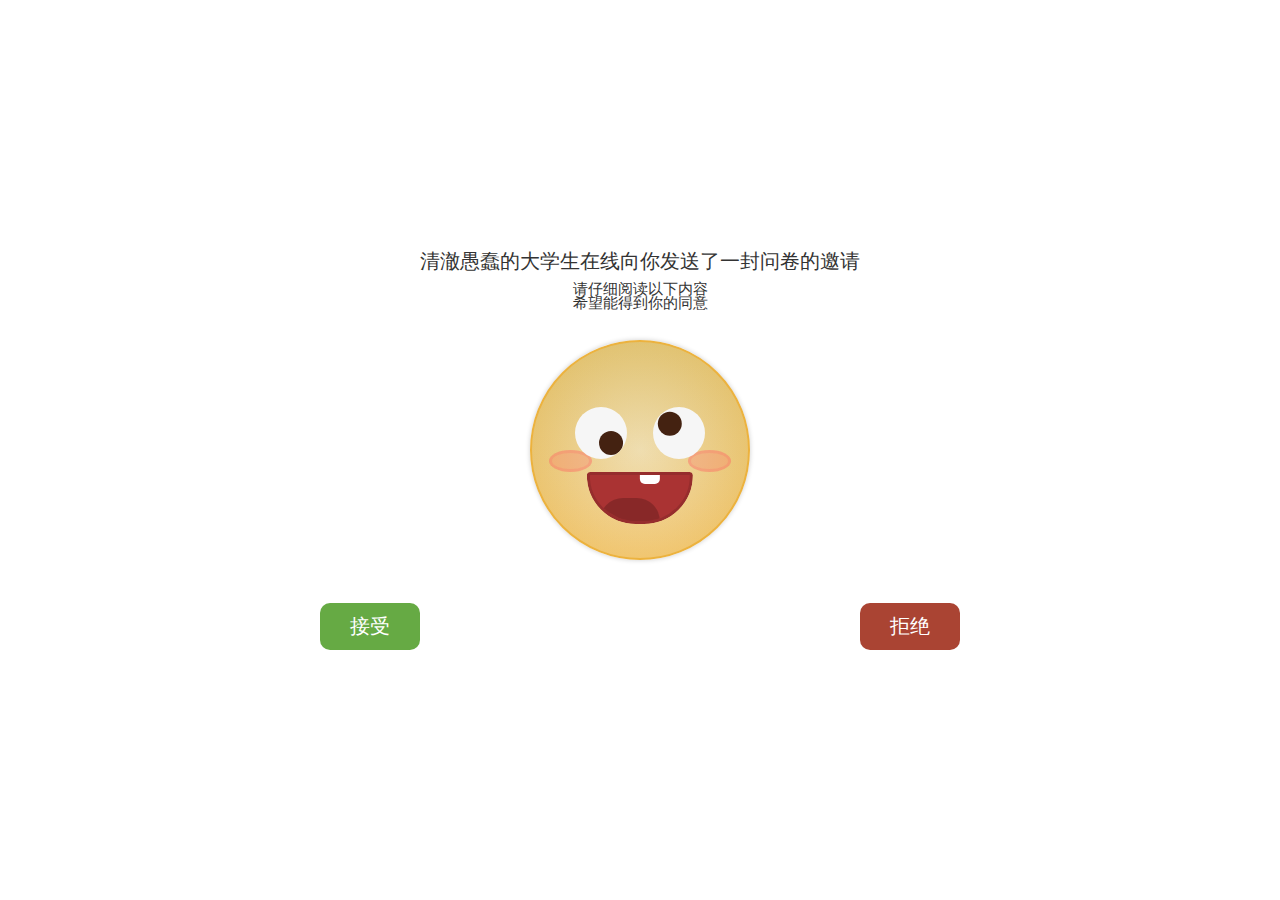
<file: index.html>
<!DOCTYPE html>
<html lang="en">
<head>
    <meta charset="UTF-8">
    <meta name="viewport" content="width=device-width, initial-scale=1.0">
    <meta http-equiv="X-UA-Compatible" content="ie=edge">
    <title>社会科学调查实验入口</title>
    <style>
        * {
            box-sizing: border-box;
            font: inherit;
        }

        html {
            color: #333;
            font-size: 62.5%;
        }

        @media screen and (max-width: 480px) {
            html {
                font-size: 50%;
            }
        }

        body {
            font-size: 2rem;
            padding: 0;
            margin: 0;
            width: 100vw;
            height: 100vh;
            font-family: 'Rubik', sans-serif;
        }

        .confirm,
        .accepted,
        .rejected {
            position: absolute;
            display: flex;
            flex-direction: column;
            overflow: hidden;
            top: 50%;
            left: 50%;
            transform: translate(-50%, -50%);
            width: 72rem;
            max-width: 100%;
            min-width: 34rem;
            max-height: 100%;
            height: 46rem;
            background-color: #ffffff;
            border-radius: 1rem;
        }

        .confirm-body,
        .accepted-body,
        .rejected-body {
            flex: 1;
            display: flex;
            align-items: flex-end;
            justify-content: space-between;
            position: relative;
            margin: 2rem 4rem;
        }

        .confirm-body-title,
        .accepted-body-title,
        .rejected-body-title {
            margin: 0;
            padding: 0;
            position: absolute;
            transform: translateY(-50%);
            top: 5%;
            text-align: center;
            width: 100%;
        }

        .confirm-body-subtitle,
        .accepted-body-subtitle,
        .rejected-body-subtitle {
            margin: 0;
            padding: 0;
            position: absolute;
            transform: translateY(-50%);
            top: 15%;
            text-align: center;
            width: 100%;
            font-size: 1.5rem;
        }

        .confirm-body-button,
        .confirm-body-button:link,
        .confirm-body-button:visited,
        .accepted-body-button,
        .rejected-body-button {
            color: #fff;
            border-radius: 1rem;
            text-decoration: none;
            padding: 1rem 2rem;
            margin-bottom: 1rem;
            min-width: 10rem;
            text-align: center;
            transition: background-color 0.3s, transform 0.3s;
        }

        .confirm-body-button-delete {
            background-color: #a43;
        }

        .confirm-body-button-delete:hover {
            background-color: #c85a48;
        }

        .confirm-body-button-cancel {
            background-color: #6a4;
        }

        .confirm-body-button-cancel:hover {
            background-color: #81c061;
        }

        .accepted-body-button,
        .rejected-body-button {
            background-color: #6a4;
        }

        .accepted-body-button:hover,
        .rejected-body-button:hover {
            background-color: #81c061;
        }

        .boi {
            --happiness: 0.9;
            --derp: 1;
            --px: 0.5;
            --py: 0.5;
            width: 22rem;
            max-width: 100%;
            height: 22rem;
            top: 50%;
            left: 50%;
            transform: translate(-50%, -50%);
            background-image: radial-gradient(#f7e0b2, #eb5);
            border-radius: 100%;
            overflow: hidden;
            margin: 0;
            align-self: center;
            flex: 0 0 auto;
            border: solid 2px #ecb23e;
            box-shadow: 0px 0px 5px rgba(0, 0, 0, 0.2);
        }

        .boi,
        .boi * {
            position: absolute;
        }

        .boi::before {
            content: '';
            display: block;
            width: 100%;
            height: 100%;
            top: 0;
            left: 0;
            background-image: linear-gradient(to bottom, #5a8, rgba(85, 170, 136, 0));
            opacity: calc(1 - var(--happiness));
        }

        .boi-blush {
            width: 20%;
            height: 10%;
            background-color: rgba(255, 100, 100, 0.3);
            border: 3px solid rgba(255, 100, 100, 0.3);
            top: calc(45% + var(--py) * 10%);
            border-radius: 100%;
            opacity: calc(var(--happiness) * var(--happiness) * 0.9 + 0.1);
        }

        .boi-blush-left {
            left: calc(7% + var(--px) * 2%);
        }

        .boi-blush-right {
            right: calc(9% - var(--px) * 2%);
        }

        .boi-eye {
            width: calc(26% - var(--happiness) * 2%);
            height: calc(26% - var(--happiness) * 2%);
            background-color: #f6f6f6;
            border-radius: 100%;
            top: calc(25% + var(--py) * 10%);
            overflow: hidden;
        }

        .boi-eye-left {
            left: calc(18% + var(--px) * 4%);
        }

        .boi-eye-left::after {
            transform: translate(calc((var(--px) + var(--derp) * 0.5) * 100%), calc((var(--py) + var(--derp) * 0.5) * 100%));
        }

        .boi-eye-right {
            right: calc(22% - var(--px) * 4%);
        }

        .boi-eye-right::after {
            transform: translate(calc((var(--px) + var(--derp) * -0.3) * 100%), calc((var(--py) + var(--derp) * -0.3) * 100%));
        }

        .boi-eye::after {
            content: '';
            display: block;
            background-color: #421;
            width: calc(55% - var(--happiness) * 10%);
            height: calc(55% - var(--happiness) * 10%);
            border-radius: 100%;
        }

        .boi-mouth {
            width: calc(51% - var(--happiness) * 2%);
            height: calc(26% - var(--happiness) * 2%);
            background-color: #a33;
            border-radius: calc((1 - var(--happiness)) * 10em) calc((1 - var(--happiness)) * 10em) calc(var(--happiness) * 16em) calc(var(--happiness) * 16em);
            top: calc(57.5% + var(--py) * 5%);
            left: calc(47.5% + var(--px) * 5%);
            transform: translateX(-50%);
            overflow: hidden;
            border: 3px solid #962d2d;
            -webkit-mask-image: -webkit-radial-gradient(white, black);
        }

        .boi-mouth::before {
            content: '';
            display: block;
            position: absolute;
            width: 20%;
            height: 20%;
            top: 0;
            left: 50%;
            background-color: white;
            border-radius: 0 0 0.5rem 0.5rem;
        }

        .boi-mouth::after {
            content: '';
            display: block;
            position: absolute;
            width: 60%;
            height: 50%;
            left: 10%;
            bottom: 0;
            background-color: rgba(0, 0, 0, 0.2);
            border-radius: 20rem 20rem 0 0;
        }

        .hidden {
            display: none;
        }
    </style>
</head>
<body>
    <div class="confirm">
        <h2 class="confirm-body-subtitle">请仔细阅读以下内容</h2>
        <div class="confirm-body">
            <h2 class="confirm-body-title">清澈愚蠢的大学生在线向你发送了一封问卷的邀请</h2>
            <h3 class="confirm-body-subtitle">希望能得到你的同意</h3>
            <figure class="boi" style="--happiness:0.9; --derp:1; --px:0.5; --py:0.5;">
                <div class="boi-blush boi-blush-left"></div>
                <div class="boi-blush boi-blush-right"></div>
                <div class="boi-eye boi-eye-left"></div>
                <div class="boi-eye boi-eye-right"></div>
                <div class="boi-mouth"></div>
            </figure>
            <a class="confirm-body-button confirm-body-button-cancel" href="javascript:void(0)">接受</a>
            <a class="confirm-body-button confirm-body-button-delete" href="javascript:void(0)">拒绝</a>
        </div>
    </div>

    <section class="accepted hidden">
        <div class="accepted-body">
            <h2 class="accepted-body-title">谢谢你！</h2>
            <h3 class="accepted-body-subtitle">祝你生活愉快</h3>
            <figure class="boi" style="--happiness:1; --derp:0; --px:0.5; --py:0.5;">
                <div class="boi-blush boi-blush-left"></div>
                <div class="boi-blush boi-blush-right"></div>
                <div class="boi-eye boi-eye-left"></div>
                <div class="boi-eye boi-eye-right"></div>
                <div class="boi-mouth"></div>
            </figure>
            <a class="accepted-body-button" href="javascript:void(0)">返回</a>
        </div>
    </section>

    <section class="rejected hidden">
        <div class="rejected-body">
            <h2 class="rejected-body-title">小树有点难过...</h2>
            <h3 class="rejected-body-subtitle">但小树尊重你的决定，祝你王者连跪！</h3>
            <figure class="boi" style="--happiness:0.2; --derp:0; --px:0.5; --py:0.5;">
                <div class="boi-blush boi-blush-left"></div>
                <div class="boi-blush boi-blush-right"></div>
                <div class="boi-eye boi-eye-left"></div>
                <div class="boi-eye boi-eye-right"></div>
                <div class="boi-mouth"></div>
            </figure>
            <a class="rejected-body-button" href="javascript:void(0)">返回</a>
        </div>
    </section>

    <script>
        const confirmSection = document.querySelector('.confirm');
        const acceptedSection = document.querySelector('.accepted');
        const rejectedSection = document.querySelector('.rejected');
        const boi = document.querySelector('.boi');
        const btnDelete = document.querySelector('.confirm-body-button-delete');
        const btnCancel = document.querySelector('.confirm-body-button-cancel');
        const current = {
            happiness: 0.9,
            derp: 1,
            px: 0.5,
            py: 0.5
        };
        const target = { ...current };
        let rejectCount = 0;

        // 事件监听
        confirmSection.addEventListener('mousemove', onMouseMove);
        confirmSection.addEventListener('mouseleave', onMouseLeave);

        btnCancel.addEventListener('click', () => {
            // confirmSection.classList.add('hidden');
            // acceptedSection.classList.remove('hidden');
            // target.happiness = 1; // 开心到起飞
            // updateBoi();
            window.location.href = 'questionnaire.html';
        });

        btnDelete.addEventListener('click', () => {
            rejectCount++;
            if (rejectCount === 1) {
                // 第一次拒绝时弹出求情
                if (confirm('求求你啦，真的不考虑一下吗？')) {
                    window.close();
                }
            }
            if (rejectCount >= 5) {
                btnDelete.style.position = 'absolute';
                btnDelete.style.left = `${Math.random() * 80}%`;
                btnDelete.style.top = `${Math.random() * 80}%`;
            }
            target.happiness = Math.max(0.1, target.happiness - 0.1); // 每次点击拒绝，表情更委屈
            btnCancel.style.transform = `scale(${1 + rejectCount * 0.1})`; // 接受按钮变大
            updateBoi();
        });

        acceptedSection.querySelector('a').addEventListener('click', () => {
            acceptedSection.classList.add('hidden');
            confirmSection.classList.remove('hidden');
            resetBoi();
        });

        rejectedSection.querySelector('a').addEventListener('click', () => {
            rejectedSection.classList.add('hidden');
            confirmSection.classList.remove('hidden');
            resetBoi();
        });

        function onMouseMove({ clientX: x, clientY: y }) {
            let dx1 = x - btnDelete.getBoundingClientRect().x - btnDelete.getBoundingClientRect().width * 0.5;
            let dy1 = y - btnDelete.getBoundingClientRect().y - btnDelete.getBoundingClientRect().height * 0.5;
            let dx2 = x - btnCancel.getBoundingClientRect().x - btnCancel.getBoundingClientRect().width * 0.5;
            let dy2 = y - btnCancel.getBoundingClientRect().y - btnCancel.getBoundingClientRect().height * 0.5;
            let px = (x - confirmSection.getBoundingClientRect().x) / confirmSection.getBoundingClientRect().width;
            let py = (y - confirmSection.getBoundingClientRect().y) / confirmSection.getBoundingClientRect().height;
            let distDelete = Math.sqrt(dx1 * dx1 + dy1 * dy1);
            let distCancel = Math.sqrt(dx2 * dx2 + dy2 * dy2);
            let happiness = Math.pow(distDelete / (distCancel + distDelete), 0.75);

            target.happiness = happiness;
            target.derp = 0;
            target.px = px;
            target.py = py;
        }

        function onMouseLeave() {
            target.happiness = 0.9;
            target.derp = 1;
            target.px = 0.5;
            target.py = 0.5;
        }

        function updateBoi() {
            for (let prop in target) {
                if (target[prop] === current[prop]) {
                    continue;
                } else if (Math.abs(target[prop] - current[prop]) < 0.01) {
                    current[prop] = target[prop];
                } else {
                    current[prop] += (target[prop] - current[prop]) * 0.1;
                }
                boi.style.setProperty(`--${prop}`, current[prop]);
            }
            requestAnimationFrame(updateBoi);
        }

        function resetBoi() {
            target.happiness = 0.9;
            target.derp = 1;
            target.px = 0.5;
            target.py = 0.5;
            rejectCount = 0;
            btnCancel.style.transform = 'scale(1)';
            btnDelete.style.position = 'static';
        }

        updateBoi();
    </script>

    
</body>
</html>
</file>
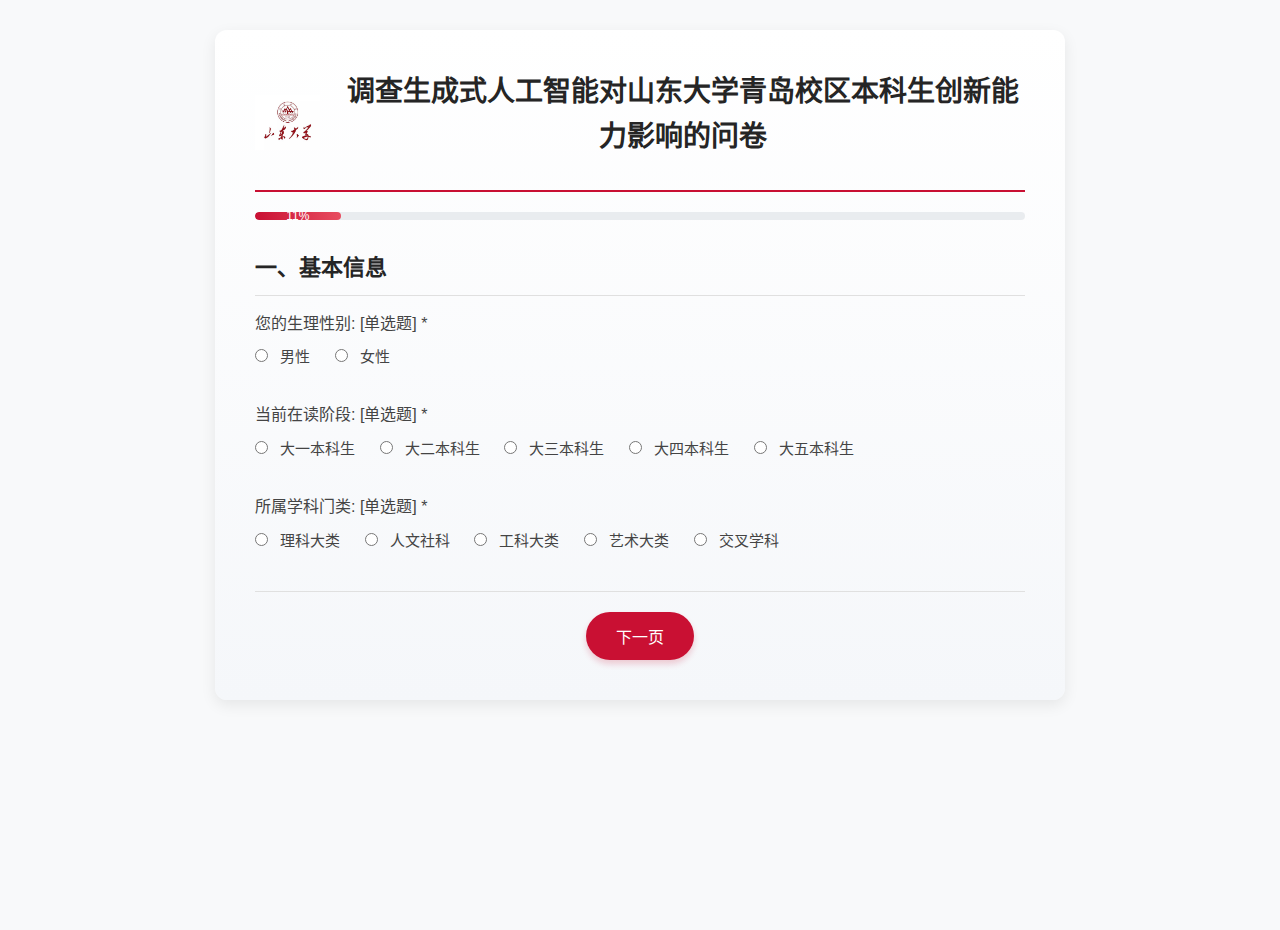
<file: questionnaire.html>
<!DOCTYPE html>
<html lang="zh-CN">
<head>
    <meta charset="UTF-8">
    <meta name="viewport" content="width=device-width, initial-scale=1.0">
    <title>问卷调查 - 山东大学</title>
    <link rel="stylesheet" href="styles.css">
    <style>
        /* 基础样式 */
        body {
            font-family: 'Microsoft YaHei', Arial, sans-serif;
            background-color: #f8f9fa;
            color: #333;
            line-height: 1.6;
            margin: 0;
            padding: 0;
        }
        .container {
            max-width: 850px;
            margin: 30px auto;
            background: linear-gradient(to bottom, #fff, #f5f7fa);
            padding: 40px;
            border-radius: 12px;
            box-shadow: 0 5px 15px rgba(0,0,0,0.08);
        }
        
        /* 头部校徽与标题 */
        .header-container {
            display: flex;
            align-items: center;
            justify-content: center;
            margin-bottom: 20px;
            padding-bottom: 15px;
            border-bottom: 2px solid #C91033;
        }
        .logo-container {
            margin-right: 20px;
            width: 80px;
            height: 80px;
            display: flex;
            align-items: center;
            justify-content: center;
        }
        .university-logo {
            max-width: 100%;
            max-height: 100%;
        }
        h1 {
            color: #252525;
            font-size: 28px;
            font-weight: 600;
            margin-bottom: 15px;
        }
        h2 {
            color: #252525;
            font-size: 22px;
            font-weight: 600;
            padding-bottom: 10px;
            border-bottom: 1px solid #e0e0e0;
            margin-top: 30px;
        }
        
        /* 进度条样式 */
        .progress-container {
            width: 100%;
            height: 8px;
            background-color: #e9ecef;
            border-radius: 4px;
            margin-bottom: 30px;
            overflow: hidden;
        }
        .progress-bar {
            height: 100%;
            background: linear-gradient(90deg, #C91033, #E84D60);
            text-align: center;
            color: white;
            line-height: 8px;
            border-radius: 4px;
            transition: width 0.5s ease-in-out;
            font-size: 12px;
        }
        
        /* 问卷 sections 样式 */
        .question-section {
            display: none;
        }
        .question-section.active {
            display: block;
        }
        
        /* 表单组样式 */
        .form-group {
            margin-bottom: 25px;
        }
        .form-group label {
            display: block;
            margin-bottom: 8px;
            font-weight: 500;
            color: #444;
            font-size: 16px;
        }
        .form-group input[type="text"],
        .form-group input[type="number"],
        .form-group input[type="email"],
        .form-group select,
        .form-group textarea {
            width: calc(100% - 20px);
            padding: 12px 15px;
            border: 1px solid #ddd;
            border-radius: 6px;
            box-sizing: border-box;
            font-size: 15px;
            transition: border-color 0.3s, box-shadow 0.3s;
        }
        .form-group input[type="text"]:focus,
        .form-group input[type="number"]:focus,
        .form-group input[type="email"]:focus,
        .form-group select:focus,
        .form-group textarea:focus {
            border-color: #C91033;
            box-shadow: 0 0 0 2px rgba(201, 16, 51, 0.2);
        }
        .form-group input[type="radio"],
        .form-group input[type="checkbox"] {
            margin-right: 8px;
        }
        .form-group .radio-group label,
        .form-group .checkbox-group label {
            display: inline-block;
            margin-right: 20px;
            font-weight: normal;
            font-size: 15px;
        }
        
        /* 按钮组样式 */
        .button-group {
            text-align: center;
            margin-top: 30px;
            padding-top: 20px;
            border-top: 1px solid #e0e0e0;
        }
        .button-group button {
            background-color: #C91033;
            color: white;
            padding: 12px 30px;
            border: none;
            border-radius: 30px;
            cursor: pointer;
            font-size: 16px;
            margin: 0 10px;
            font-weight: 500;
            transition: all 0.3s ease;
            box-shadow: 0 4px 6px rgba(201, 16, 51, 0.2);
        }
        .button-group button:hover {
            background-color: #E84D60;
            transform: translateY(-2px);
            box-shadow: 0 6px 10px rgba(201, 16, 51, 0.3);
        }
        .button-group button:disabled {
            background-color: #ddd;
            color: #999;
            cursor: not-allowed;
            box-shadow: none;
            transform: none;
        }
        
        /* 错误提示样式 */
        .error-message {
            color: #E84D60;
            font-size: 14px;
            margin-top: 8px;
            display: none;
        }
        
        /* 响应式设计 */
        @media (max-width: 768px) {
            .container {
                padding: 25px;
                margin: 15px;
            }
            .header-container {
                flex-direction: column;
            }
            .logo-container {
                margin-right: 0;
                margin-bottom: 15px;
            }
            h1 {
                font-size: 24px;
            }
            .form-group .radio-group label,
            .form-group .checkbox-group label {
                display: block;
                margin-bottom: 8px;
            }
        }
    </style>
</head>
<body>
    <div class="container">
        <div class="header-container">
            <div class="logo-container">
                <img src="微信图片_20250602163834.jpg" alt="山东大学校徽" class="university-logo">
            </div>
            <h1>调查生成式人工智能对山东大学青岛校区本科生创新能力影响的问卷</h1>
        </div>
        <div class="progress-container">
            <div class="progress-bar" id="progressBar">0%</div>
        </div>
        <form id="questionnaireForm">
            <!-- Section 1: 基本信息 -->
            <div class="question-section active" id="section1">
                <h2>一、基本信息</h2>
                <div class="form-group">
                    <label>您的生理性别: [单选题] *</label>
                    <div class="radio-group">
                        <label><input type="radio" name="gender" value="男性" required> 男性</label>
                        <label><input type="radio" name="gender" value="女性"> 女性</label>
                    </div>
                    <div class="error-message" id="genderError">请选择您的生理性别。</div>
                </div>
                <div class="form-group">
                    <label>当前在读阶段: [单选题] *</label>
                    <div class="radio-group">
                        <label><input type="radio" name="study_stage" value="大一本科生" required> 大一本科生</label>
                        <label><input type="radio" name="study_stage" value="大二本科生"> 大二本科生</label>
                        <label><input type="radio" name="study_stage" value="大三本科生"> 大三本科生</label>
                        <label><input type="radio" name="study_stage" value="大四本科生"> 大四本科生</label>
                        <label><input type="radio" name="study_stage" value="大五本科生"> 大五本科生</label>
                    </div>
                    <div class="error-message" id="studyStageError">请选择您的当前在读阶段。</div>
                </div>
                <div class="form-group">
                    <label>所属学科门类: [单选题] *</label>
                    <div class="radio-group">
                        <label><input type="radio" name="subject_category" value="理科大类" required> 理科大类</label>
                        <label><input type="radio" name="subject_category" value="人文社科"> 人文社科</label>
                        <label><input type="radio" name="subject_category" value="工科大类"> 工科大类</label>
                        <label><input type="radio" name="subject_category" value="艺术大类"> 艺术大类</label>
                        <label><input type="radio" name="subject_category" value="交叉学科"> 交叉学科</label>
                    </div>
                    <div class="error-message" id="subjectCategoryError">请选择您的所属学科门类。</div>
                </div>
                <div class="button-group">
                    <button type="button" id="next1">下一页</button>
                </div>
            </div>
            <!-- Section 2: AI使用行为特征 -->
            <div class="question-section" id="section2">
                <h2>二、AI使用行为特征</h2>
                <div class="form-group">
                    <label>您是否使用过生成式人工智能工具（如ChatGPT、MidJourney、文心一言等）? [单选题] *</label>
                    <div class="radio-group">
                        <label><input type="radio" name="used_ai_tools" value="否" required> 否</label>
                        <label><input type="radio" name="used_ai_tools" value="是"> 是</label>
                    </div>
                    <div class="error-message" id="usedAiToolsError">请选择您是否使用过生成式人工智能工具。</div>
                </div>
                <div id="aiProficiencyGroup" style="display: none;">
                    <div class="form-group">
                        <label>请评估您的AI工具使用熟练度: [单选题] *</label>
                        <div class="radio-group">
                            <label><input type="radio" name="ai_proficiency" value="零经验（仅会简单提问）" required> 零经验（仅会简单提问）</label>
                            <label><input type="radio" name="ai_proficiency" value="入门级（会简单的prompt模板）"> 入门级（会简单的prompt模板）</label>
                            <label><input type="radio" name="ai_proficiency" value="基础级（熟悉大语言模型的提问方式，会调教其回答）"> 基础级（熟悉大语言模型的提问方式，会调教其回答）</label>
                            <label><input type="radio" name="ai_proficiency" value="熟练级（掌握不同类型的ai工具来生成aigc适应多种任务需求）"> 熟练级（掌握不同类型的ai工具来生成aigc适应多种任务需求）</label>
                            <label><input type="radio" name="ai_proficiency" value="大师级（掌握多种工具的高级功能，会深度使用如调用大模型api等）"> 大师级（掌握多种工具的高级功能，会深度使用如调用大模型api等）</label>
                        </div>
                        <div class="error-message" id="aiProficiencyError">请评估您的AI工具使用熟练度。</div>
                    </div>
                    <!-- 新增问题：AI工具使用频率 -->
                    <div class="form-group">
                        <label>请评估您的AI工具使用频率: [单选题] *</label>
                        <div class="radio-group">
                            <label><input type="radio" name="ai_usage_frequency" value="极少使用（每周少于1次）" required> 极少使用（每周少于1次）</label>
                            <label><input type="radio" name="ai_usage_frequency" value="偶尔使用（每周1-3次）"> 偶尔使用（每周1-3次）</label>
                            <label><input type="radio" name="ai_usage_frequency" value="经常使用（每天1-3次）"> 经常使用（每天1-3次）</label>
                            <label><input type="radio" name="ai_usage_frequency" value="高频使用（每天4次以上）"> 高频使用（每天4次以上）</label>
                            <label><input type="radio" name="ai_usage_frequency" value="几乎持续使用（工作时长内频繁交互）"> 几乎持续使用（工作时长内频繁交互）</label>
                        </div>
                        <div class="error-message" id="aiUsageFrequencyError">请评估您的AI工具使用频率。</div>
                    </div>
                </div>
                <div class="button-group">
                    <button type="button" id="prev2">上一页</button>
                    <button type="button" id="next2">下一页</button>
                </div>
            </div>
            <!-- Section 3: 创造力评估 - 自主性维度（IM-A） -->
            <div class="question-section" id="section3">
                <h2>三、创造力评估</h2>
                <h3>（一）自主性维度（IM-A）</h3>
                <div class="form-group">
                    <label>课程学习中，你更倾向于: [单选题] *</label>
                    <div class="radio-group">
                        <label><input type="radio" name="learning_tendency" value="只学教学大纲上有的内容" required> 只学教学大纲上有的内容</label>
                        <label><input type="radio" name="learning_tendency" value="选择性拓展自己感兴趣或认为重要而大纲没有的内容"> 选择性拓展自己感兴趣或认为重要而大纲没有的内容</label>
                        <label><input type="radio" name="learning_tendency" value="充分构建自己的知识体系，无论那部分知识感不感兴趣、与考试有无关系"> 充分构建自己的知识体系，无论那部分知识感不感兴趣、与考试有无关系</label>
                    </div>
                    <div class="error-message" id="learningTendencyError">请选择您的课程学习倾向。</div>
                </div>
                <div class="form-group">
                    <label>当你在个人课程设计中遇到选题分歧时，更倾向于： [单选题] *</label>
                    <div class="radio-group">
                        <label><input type="radio" name="topic_disagreement" value="完全按导师建议执行" required> 完全按导师建议执行</label>
                        <label><input type="radio" name="topic_disagreement" value="参考他人方案后调整"> 参考他人方案后调整</label>
                        <label><input type="radio" name="topic_disagreement" value="坚持独立构思的方向"> 坚持独立构思的方向</label>
                    </div>
                    <div class="error-message" id="topicDisagreementError">请选择您遇到选题分歧时的倾向。</div>
                </div>
                <div class="form-group">
                    <label>在完成课堂任务时突破课堂作业要求的频率 [单选题] *</label>
                    <div class="radio-group">
                        <label><input type="radio" name="break_assignment_frequency" value="从未" required> 从未</label>
                        <label><input type="radio" name="break_assignment_frequency" value="五次中差不多有一次"> 五次中差不多有一次</label>
                        <label><input type="radio" name="break_assignment_frequency" value="五次中差不多有两次"> 五次中差不多有两次</label>
                        <label><input type="radio" name="break_assignment_frequency" value="五次中会有三次"> 五次中会有三次</label>
                        <label><input type="radio" name="break_assignment_frequency" value="五次中有四次"> 五次中有四次</label>
                        <label><input type="radio" name="break_assignment_frequency" value="每次都会"> 每次都会</label>
                    </div>
                    <div class="error-message" id="breakAssignmentFrequencyError">请选择您突破课堂作业要求的频率。</div>
                </div>
                <div class="button-group">
                    <button type="button" id="prev3">上一页</button>
                    <button type="button" id="next3">下一页</button>
                </div>
            </div>
            <!-- Section 4: 创造力评估 - 能力感维度 -->
            <div class="question-section" id="section4">
                <h2>三、创造力评估</h2>
                <h3>（二）能力感维度</h3>
                <div class="form-group">
                    <label>小组作业遇到瓶颈，你更倾向于 [单选题] *</label>
                    <div class="radio-group">
                        <label><input type="radio" name="group_work_bottleneck" value="等待 Leader或其他人站出来" required> 等待 Leader或其他人站出来</label>
                        <label><input type="radio" name="group_work_bottleneck" value="独立查阅资料默默构思解决方案"> 独立查阅资料默默构思解决方案</label>
                        <label><input type="radio" name="group_work_bottleneck" value="站出来组织大家一起头脑风暴"> 站出来组织大家一起头脑风暴</label>
                    </div>
                    <div class="error-message" id="groupWorkBottleneckError">请选择您小组作业遇到瓶颈时的倾向。</div>
                </div>
                <div class="form-group">
                    <label>当个人创新项目超出当前能力范围时，你的选择： [单选题] *</label>
                    <div class="radio-group">
                        <label><input type="radio" name="innovation_project_scope" value="放弃尝试" required> 放弃尝试</label>
                        <label><input type="radio" name="innovation_project_scope" value="开始划水摆烂"> 开始划水摆烂</label>
                        <label><input type="radio" name="innovation_project_scope" value="寻求他人帮助，自身参与有限、搭便车"> 寻求他人帮助，自身参与有限、搭便车</label>
                        <label><input type="radio" name="innovation_project_scope" value="寻求他人帮助，自身也积极思考"> 寻求他人帮助，自身也积极思考</label>
                        <label><input type="radio" name="innovation_project_scope" value="主动学习并主导解决问题"> 主动学习并主导解决问题</label>
                    </div>
                    <div class="error-message" id="innovationProjectScopeError">请选择您个人创新项目超出当前能力范围时的选择。</div>
                </div>
                <div class="button-group">
                    <button type="button" id="prev4">上一页</button>
                    <button type="button" id="next4">下一页</button>
                </div>
            </div>
            <!-- Section 5: 创造力评估 - 关联性维度 -->
            <div class="question-section" id="section5">
                <h2>三、创造力评估</h2>
                <h3>（三）关联性维度</h3>
                <div class="form-group">
                    <label>创新团队中，你最看重的人际关系是： [单选题] *</label>
                    <div class="radio-group">
                        <label><input type="radio" name="team_relationship" value="权威认可" required> 权威认可</label>
                        <label><input type="radio" name="team_relationship" value="平等协作"> 平等协作</label>
                        <label><input type="radio" name="team_relationship" value="情感支持"> 情感支持</label>
                    </div>
                    <div class="error-message" id="teamRelationshipError">请选择您创新团队中最看重的人际关系。</div>
                </div>
                <div class="form-group">
                    <label>在创新项目中，你认为团队成员最需要的是： [单选题] *</label>
                    <div class="radio-group">
                        <label><input type="radio" name="team_needs" value="明确的任务分工" required> 明确的任务分工</label>
                        <label><input type="radio" name="team_needs" value="互相学习的机会"> 互相学习的机会</label>
                        <label><input type="radio" name="team_needs" value="彼此的鼓励与信任"> 彼此的鼓励与信任</label>
                    </div>
                    <div class="error-message" id="teamNeedsError">请选择您认为创新项目团队成员最需要的是。</div>
                </div>
                <div class="form-group">
                    <label>如果你的创意被团队质疑，你会： [单选题] *</label>
                    <div class="radio-group">
                        <label><input type="radio" name="idea_questioned" value="放弃创意并跟随主流意见" required> 放弃创意并跟随主流意见</label>
                        <label><input type="radio" name="idea_questioned" value="坚持己见并证明可行性"> 坚持己见并证明可行性</label>
                        <label><input type="radio" name="idea_questioned" value="倾听他人意见并优化创意"> 倾听他人意见并优化创意</label>
                    </div>
                    <div class="error-message" id="ideaQuestionedError">请选择如果您的创意被团队质疑，您会怎么做。</div>
                </div>
                <div class="button-group">
                    <button type="button" id="prev5">上一页</button>
                    <button type="button" id="next5">下一页</button>
                </div>
            </div>
            <!-- Section 6: 创造力评估 - 个体特质维度 -->
            <div class="question-section" id="section6">
                <h2>三、创造力评估</h2>
                <h3>（四）个体特质维度</h3>
                <div class="form-group">
                    <label>课后自主探索专业相关前沿领域的频率： [单选题] *</label>
                    <div class="radio-group">
                        <label><input type="radio" name="explore_frequency" value="从未" required> 从未</label>
                        <label><input type="radio" name="explore_frequency" value="每个学期 1-2 次"> 每个学期 1-2 次</label>
                        <label><input type="radio" name="explore_frequency" value="每月 1-2 次"> 每月 1-2 次</label>
                        <label><input type="radio" name="explore_frequency" value="每周 1 次"> 每周 1 次</label>
                        <label><input type="radio" name="explore_frequency" value="差不多天天关注"> 差不多天天关注</label>
                    </div>
                    <div class="error-message" id="exploreFrequencyError">请选择您课后自主探索专业相关前沿领域的频率。</div>
                </div>
                <div class="form-group">
                    <label>面对无明确指导和ddl的创新任务时，你的启动速度 [单选题] *</label>
                    <div class="radio-group">
                        <label><input type="radio" name="startup_speed" value="等到再不做就要来不及时再做" required> 等到再不做就要来不及时再做</label>
                        <label><input type="radio" name="startup_speed" value="等待指示或ddl出来后行动"> 等待指示或ddl出来后行动</label>
                        <label><input type="radio" name="startup_speed" value="观察他人后行动"> 观察他人后行动</label>
                        <label><input type="radio" name="startup_speed" value="主动制定计划"> 主动制定计划</label>
                        <label><input type="radio" name="startup_speed" value="尽力立即投入尝试"> 尽力立即投入尝试</label>
                    </div>
                    <div class="error-message" id="startupSpeedError">请选择您面对无明确指导和ddl的创新任务时的启动速度。</div>
                </div>
                <div class="form-group">
                    <label>对主流学术观点的态度： [单选题] *</label>
                    <div class="radio-group">
                        <label><input type="radio" name="academic_attitude" value="完全接受" required> 完全接受</label>
                        <label><input type="radio" name="academic_attitude" value="偶尔质疑，但不予深究"> 偶尔质疑，但不予深究</label>
                        <label><input type="radio" name="academic_attitude" value="偶尔质疑，且会通过各种方式解惑"> 偶尔质疑，且会通过各种方式解惑</label>
                        <label><input type="radio" name="academic_attitude" value="每次听到新的观点都会反思和质疑"> 每次听到新的观点都会反思和质疑</label>
                        <label><input type="radio" name="academic_attitude" value="敢于主动挑战并谨慎且有理地提出新观点"> 敢于主动挑战并谨慎且有理地提出新观点</label>
                    </div>
                    <div class="error-message" id="academicAttitudeError">请选择您对主流学术观点的态度。</div>
                </div>
                <div class="form-group">
                    <label>自主探索非专业领域知识的频率 [单选题] *</label>
                    <div class="radio-group">
                        <label><input type="radio" name="explore_non_major" value="从不探索" required> 从不探索</label>
                        <label><input type="radio" name="explore_non_major" value="偶尔浏览"> 偶尔浏览</label>
                        <label><input type="radio" name="explore_non_major" value="定期学习"> 定期学习</label>
                        <label><input type="radio" name="explore_non_major" value="深入研究"> 深入研究</label>
                        <label><input type="radio" name="explore_non_major" value="形成跨领域知识体系"> 形成跨领域知识体系</label>
                    </div>
                    <div class="error-message" id="exploreNonMajorError">请选择您自主探索非专业领域知识的频率。</div>
                </div>
                <div class="form-group">
                    <label>遇到无法解释的现象时，你的反应： [单选题] *</label>
                    <div class="radio-group">
                        <label><input type="radio" name="unexplained_phenomenon" value="忽略不计、不予理会" required> 忽略不计、不予理会</label>
                        <label><input type="radio" name="unexplained_phenomenon" value="随口询问但不予深究"> 随口询问但不予深究</label>
                        <label><input type="radio" name="unexplained_phenomenon" value="详细向他人询问"> 详细向他人询问</label>
                        <label><input type="radio" name="unexplained_phenomenon" value="搜集各种资料信息去解释"> 搜集各种资料信息去解释</label>
                        <label><input type="radio" name="unexplained_phenomenon" value="设计实验验证"> 设计实验验证</label>
                    </div>
                    <div class="error-message" id="unexplainedPhenomenonError">请选择您遇到无法解释的现象时的反应。</div>
                </div>
                <div class="form-group">
                    <label>你认为自己是一个： [单选题] *</label>
                    <div class="radio-group">
                        <label><input type="radio" name="imagination" value="想象力贫瘠的人" required> 想象力贫瘠的人</label>
                        <label><input type="radio" name="imagination" value="想象力一般的人"> 想象力一般的人</label>
                        <label><input type="radio" name="imagination" value="想象力丰富的人"> 想象力丰富的人</label>
                    </div>
                    <div class="error-message" id="imaginationError">请选择您认为自己是一个什么样的人。</div>
                </div>
                <div class="button-group">
                    <button type="button" id="prev6">上一页</button>
                    <button type="button" id="next6">下一页</button>
                </div>
            </div>
            <!-- Section 7: 创造力评估 - 思维过程维度 -->
            <div class="question-section" id="section7">
                <h2>三、创造力评估</h2>
                <h3>（五）思维过程维度</h3>
                <div class="form-group">
                    <label>面对复杂问题时，你的思考习惯： [单选题] *</label>
                    <div class="radio-group">
                        <label><input type="radio" name="complex_problem_thinking" value="按部就班分析" required> 按部就班分析</label>
                        <label><input type="radio" name="complex_problem_thinking" value="先发散思考后收敛于题目"> 先发散思考后收敛于题目</label>
                        <label><input type="radio" name="complex_problem_thinking" value="直接跳跃到解决方案"> 直接跳跃到解决方案</label>
                    </div>
                    <div class="error-message" id="complexProblemThinkingError">请选择您面对复杂问题时的思考习惯。</div>
                </div>
                <div class="form-group">
                    <label>当原有方案被否定时，你转向新方案的速度： [单选题] *</label>
                    <div class="radio-group">
                        <label><input type="radio" name="new_solution_speed" value="无法从原先思路中调整出来" required> 无法从原先思路中调整出来</label>
                        <label><input type="radio" name="new_solution_speed" value="需要他人帮助才能有新想法"> 需要他人帮助才能有新想法</label>
                        <label><input type="radio" name="new_solution_speed" value="可以正常构思新方案，但需要一段时间"> 可以正常构思新方案，但需要一段时间</label>
                        <label><input type="radio" name="new_solution_speed" value="可以迅速转向新方案"> 可以迅速转向新方案</label>
                        <label><input type="radio" name="new_solution_speed" value="每次面对一个课题都有多种思路，可迅速拿出其他备选方案"> 每次面对一个课题都有多种思路，可迅速拿出其他备选方案</label>
                    </div>
                    <div class="error-message" id="newSolutionSpeedError">请选择当原有方案被否定时，您转向新方案的速度。</div>
                </div>
                <div class="button-group">
                    <button type="button" id="prev7">上一页</button>
                    <button type="button" id="next7">下一页</button>
                </div>
            </div>
             <!-- Section 8: 创造力评估 - 成果评价维度 -->
             <div class="question-section" id="section8">
                <h2>三、创造力评估</h2>
                <h3>（六）成果评价维度</h3>
                <div class="form-group">
                    <label>近两年取得的创造性成果（多选）: [多选题] *</label>
                    <div class="checkbox-group">
                        <label><input type="checkbox" name="creative_achievements" value="发表学术论文"> 发表学术论文</label>
                        <input type="text" name="creative_achievements_论文" placeholder="注明角色:第一作者__篇/合作者__篇" style="width: auto; margin-left: 10px;">
                    </div>
                    <div class="checkbox-group">
                        <label><input type="checkbox" name="creative_achievements" value="获得专利/软件著作权"> 获得专利/软件著作权</label>
                        <input type="text" name="creative_achievements_专利" placeholder="_项" style="width: auto; margin-left: 10px;">
                    </div>
                    <div class="checkbox-group">
                        <label><input type="checkbox" name="creative_achievements" value="学科竞赛获奖"> 学科竞赛获奖</label>
                        <input type="text" name="creative_achievements_竞赛" placeholder="国家级__项/省部级__项/市级_项/校级_项" style="width: auto; margin-left: 10px;">
                    </div>
                    <div class="checkbox-group">
                        <label><input type="checkbox" name="creative_achievements" value="艺术创作参展/发表"> 艺术创作参展/发表</label>
                        <input type="text" name="creative_achievements_艺术" placeholder="_次" style="width: auto; margin-left: 10px;">
                    </div>
                    <div class="checkbox-group">
                        <label><input type="checkbox" name="creative_achievements" value="创新项目立项"> 创新项目立项</label>
                        <input type="text" name="creative_achievements_项目" placeholder="校级__项/省级__项" style="width: auto; margin-left: 10px;">
                    </div>
                    <div class="checkbox-group">
                        <label><input type="checkbox" name="creative_achievements" value="商业转化成果"> 商业转化成果</label>
                        <input type="text" name="creative_achievements_商业" placeholder="_次" style="width: auto; margin-left: 10px;">
                    </div>
                    <div class="checkbox-group">
                        <label><input type="checkbox" name="creative_achievements" value="其他"> 其他</label>
                        <input type="text" name="creative_achievements_其他" placeholder="请注明:" style="width: auto; margin-left: 10px;">
                    </div>
                    <div class="error-message" id="creativeAchievementsError">请选择您近两年取得的创造性成果。</div>
                </div>
                <div class="button-group">
                    <button type="button" id="prev8">上一页</button>
                    <button type="button" id="next8">下一页</button>
                </div>
            </div>
            <!-- Section 9: 环境维度 -->
            <div class="question-section" id="section9">
                <h2>三、创造力评估</h2>
                <h3>（七）环境维度</h3>
                <div class="form-group">
                    <label>你清楚你所在院校有哪些创新支持方式吗（如实验室，导师指导，孵化基金，跨学科平台等） [单选题] *</label>
                    <div class="radio-group">
                        <label><input type="radio" name="innovation_support" value="不清楚，一个都不知道" required> 不清楚，一个都不知道</label>
                        <label><input type="radio" name="innovation_support" value="好像听说过一两个"> 好像听说过一两个</label>
                        <label><input type="radio" name="innovation_support" value="略有了解，知道某几个的具体内容"> 略有了解，知道某几个的具体内容</label>
                        <label><input type="radio" name="innovation_support" value="时刻关注，了解很多"> 时刻关注，了解很多</label>
                        <label><input type="radio" name="innovation_support" value="了如指掌，几乎每个自己感兴趣的都清楚"> 了如指掌，几乎每个自己感兴趣的都清楚</label>
                    </div>
                    <div class="error-message" id="innovationSupportError">请选择您是否清楚您所在院校有哪些创新支持方式。</div>
                </div>
                <div class="form-group">
                    <label>你对这些创新资源的使用频率： [单选题] *</label>
                    <div class="radio-group">
                        <label><input type="radio" name="resource_usage_frequency" value="没用过" required> 没用过</label>
                        <label><input type="radio" name="resource_usage_frequency" value="偶尔被动地使用"> 偶尔被动地使用</label>
                        <label><input type="radio" name="resource_usage_frequency" value="积极主动地调用"> 积极主动地调用</label>
                    </div>
                    <div class="error-message" id="resourceUsageFrequencyError">请选择您对这些创新资源的使用频率。</div>
                </div>
                <div class="form-group">
                    <label>成长过程中，家庭最常给予的支持： [单选题] *</label>
                    <div class="radio-group">
                        <label><input type="radio" name="family_support" value="物质保障" required> 物质保障</label>
                        <label><input type="radio" name="family_support" value="情感鼓励"> 情感鼓励</label>
                        <label><input type="radio" name="family_support" value="自主决策权"> 自主决策权</label>
                    </div>
                    <div class="error-message" id="familySupportError">请选择您成长过程中，家庭最常给予的支持。</div>
                </div>
                <div class="button-group">
                    <button type="button" id="prev9">上一页</button>
                    <button type="submit" id="submitBtn">提交</button>
                </div>
            </div>
        </form>
    </div>
    <script src="questionnaire.js"></script>
</body>
</html>
</file>
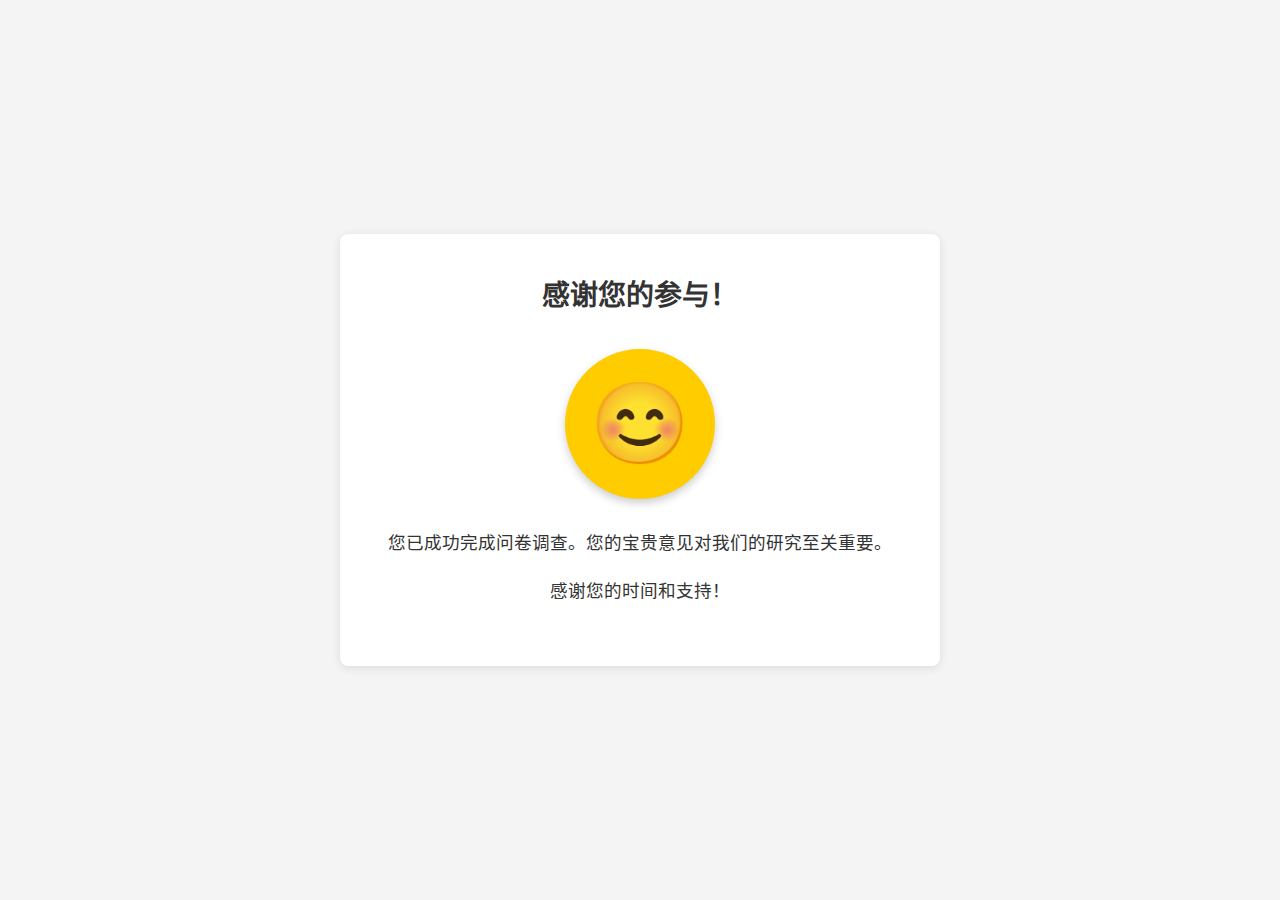
<file: thanks.html>
<!DOCTYPE html>
<html lang="zh-CN">
<head>
    <meta charset="UTF-8">
    <meta name="viewport" content="width=device-width, initial-scale=1.0">
    <title>感谢您的参与</title>
    <link rel="stylesheet" href="styles.css">
    <style>
        body {
            font-family: 'Arial', sans-serif;
            background-color: #f4f4f4;
            color: #333;
            display: flex;
            justify-content: center;
            align-items: center;
            min-height: 100vh;
            margin: 0;
            text-align: center;
        }
        .container {
            background: #fff;
            padding: 40px;
            border-radius: 8px;
            box-shadow: 0 2px 10px rgba(0,0,0,0.1);
            max-width: 600px;
            width: 90%;
        }
        h1 {
            color: #333;
            margin-bottom: 20px;
        }
        p {
            font-size: 1.1em;
            line-height: 1.6;
            margin-bottom: 20px;
        }
        .boi {
            width: 150px;
            height: 150px;
            background-color: #ffcc00;
            border-radius: 50%;
            display: flex;
            justify-content: center;
            align-items: center;
            font-size: 80px;
            margin: 30px auto;
            box-shadow: 0 4px 8px rgba(0,0,0,0.2);
        }
    </style>
</head>
<body>
    <div class="container">
        <h1>感谢您的参与！</h1>
        <div class="boi">😊</div>
        <p>您已成功完成问卷调查。您的宝贵意见对我们的研究至关重要。</p>
        <p>感谢您的时间和支持！</p>
    </div>
</body>
</html>
</file>
<file: styles.css>
* {
    margin: 0;
    padding: 0;
    box-sizing: border-box;
}

:root {
    --sdu-red: #A5002F;
    --sdu-red-light: #c13054;
    --sdu-red-dark: #8a0027;
    --text-color: #333;
    --bg-light: #f5f5f5;
    --card-bg: rgba(255, 255, 255, 0.95);
    --card-shadow: 0 4px 15px rgba(0, 0, 0, 0.1);
    --wechat-green: #07C160;
    --weibo-red: #E6162D;
    --comment-bg: #F9F9F9;
    --border-color: #EAEAEA;
}

body {
    font-family: 'Segoe UI', Arial, sans-serif;
    line-height: 1.6;
    color: var(--text-color);
    position: relative;
    min-height: 100vh;
}

.background-container {
    position: fixed;
    top: 0;
    left: 0;
    width: 100%;
    height: 100%;
    background-image: url('https://img.sdu.edu.cn/upload/sdu/2020/0914/20200914101850106202.jpg');
    background-size: cover;
    background-position: center;
    background-attachment: fixed;
    z-index: -2;
}

.overlay {
    position: absolute;
    top: 0;
    left: 0;
    width: 100%;
    height: 100%;
    background-color: rgba(255, 255, 255, 0.7);
    z-index: -1;
}

.container {
    max-width: 900px;
    margin: 0 auto;
    padding: 20px;
    position: relative;
    z-index: 1;
}

header {
    text-align: center;
    margin-bottom: 30px;
}

.logo {
    max-width: 200px;
    opacity: 0.9;
}

.content-card {
    background: var(--card-bg);
    border-radius: 10px;
    box-shadow: var(--card-shadow);
    overflow: hidden;
}

.consent-section,
.welcome-screen, 
.experiment-screen, 
.completion-screen,
.pre-test-emotion-screen { /* 新增 */
    padding: 30px;
    margin-bottom: 20px;
}

h1 {
    color: var(--sdu-red);
    margin-bottom: 20px;
    text-align: center;
    font-size: 28px;
}

h2 {
    color: var(--sdu-red);
    margin-bottom: 15px;
    font-size: 22px;
}

h3 {
    color: #34495e;
    margin: 20px 0 15px;
    font-size: 18px;
}

.consent-content {
    background-color: rgba(245, 245, 245, 0.7);
    padding: 20px;
    border-radius: 8px;
    margin-bottom: 20px;
    border-left: 4px solid var(--sdu-red);
}

.consent-content p {
    margin-bottom: 15px;
}

/* 角色扮演指导样式 */
.role-play-instruction {
    display: flex;
    background-color: #f8f9fa;
    border-radius: 8px;
    padding: 15px;
    margin: 20px 0;
    border-left: 4px solid var(--sdu-red);
    align-items: center;
}

.instruction-icon {
    font-size: 2rem;
    color: var(--sdu-red);
    margin-right: 15px;
    flex-shrink: 0;
}

.instruction-content p {
    margin: 0;
}

.primary-button {
    display: block;
    width: 250px;
    margin: 25px auto;
    padding: 12px 24px;
    background-color: var(--sdu-red);
    color: white;
    border: none;
    border-radius: 5px;
    cursor: pointer;
    font-size: 16px;
    transition: background-color 0.3s, transform 0.2s;
}

.primary-button:hover {
    background-color: var(--sdu-red-light);
    transform: translateY(-2px);
}

.primary-button:active {
    transform: translateY(0);
}

.progress-bar {
    width: 100%;
    height: 10px;
    background-color: #ecf0f1;
    border-radius: 5px;
    margin-bottom: 20px;
    overflow: hidden;
}

.progress {
    height: 100%;
    background-color: var(--sdu-red);
    border-radius: 5px;
    transition: width 0.3s ease;
}

/* 社交媒体模拟界面样式 */
.social-media-container {
    background: white;
    border-radius: 8px;
    box-shadow: 0 2px 10px rgba(0, 0, 0, 0.05);
    margin-bottom: 20px;
    overflow: hidden;
}

.platform-header {
    display: flex;
    justify-content: space-between;
    align-items: center;
    padding: 12px 15px;
    border-bottom: 1px solid var(--border-color);
    background-color: #f9f9f9;
}

.platform-info {
    display: flex;
    align-items: center;
}

.platform-icon {
    width: 30px;
    height: 30px;
    border-radius: 50%;
    background-color: var(--wechat-green);
    color: white;
    display: flex;
    align-items: center;
    justify-content: center;
    margin-right: 10px;
}

.platform-icon.weibo {
    background-color: var(--weibo-red);
}

.platform-name {
    font-weight: bold;
    font-size: 16px;
}

.post-time {
    color: #888;
    font-size: 14px;
}

.post-content {
    padding: 15px;
}

.post-title {
    font-size: 18px;
    font-weight: bold;
    margin-bottom: 10px;
    color: #333;
}

.post-text {
    margin-bottom: 15px;
    line-height: 1.6;
}

.post-media {
    margin: 15px 0;
    border-radius: 8px;
    overflow: hidden;
    max-height: none; /* 移除最大高度限制 */
}

.post-media img, 
.post-media video {
    width: 100%;
    object-fit: contain; /* 改为contain以保持图片比例并完整显示 */
    border-radius: 8px;
    max-height: 500px; /* 设置一个更大的最大高度 */
}

.post-stats {
    display: flex;
    justify-content: space-between;
    padding: 10px 0;
    border-top: 1px solid var(--border-color);
    color: #666;
    font-size: 14px;
}

.post-stats span {
    display: flex;
    align-items: center;
}

.post-stats i {
    margin-right: 5px;
}

.comments-container {
    background-color: var(--comment-bg);
    padding: 15px;
    border-top: 1px solid var(--border-color);
}

.comment-header {
    font-weight: bold;
    margin-bottom: 10px;
    color: #555;
}

.comment-item {
    background: white;
    padding: 12px;
    border-radius: 8px;
    margin-bottom: 10px;
    box-shadow: 0 1px 3px rgba(0, 0, 0, 0.05);
}

.comment-user {
    font-weight: bold;
    margin-bottom: 5px;
    color: #333;
}

.more-comments {
    text-align: center;
    color: #888;
    padding: 10px 0;
    cursor: pointer;
}

.more-comments:hover {
    color: var(--sdu-red);
}

.source-info {
    padding: 10px 15px;
    font-size: 12px;
    color: #999;
    border-top: 1px solid var(--border-color);
    background-color: #f9f9f9;
}

.assessment-section {
    background: white;
    border-radius: 8px;
    padding: 20px;
    margin-top: 20px;
    box-shadow: 0 2px 5px rgba(0, 0, 0, 0.05);
}

.scale-item {
    margin: 15px 0;
}

.scale-item label {
    display: block;
    margin-bottom: 10px;
    color: #2c3e50;
}

.rating {
    display: flex;
    justify-content: space-between;
    align-items: center;
    max-width: 400px;
}

.rating input[type="radio"] {
    display: none;
}

.rating label {
    display: inline-block;
    width: 40px;
    height: 40px;
    line-height: 40px;
    text-align: center;
    background: #f8f9fa;
    border-radius: 50%;
    cursor: pointer;
    transition: all 0.3s;
}

.rating input[type="radio"]:checked + label {
    background: var(--sdu-red);
    color: white;
}

.rating label:hover {
    background: #e9ecef;
}

.support-section {
    background-color: rgba(245, 245, 245, 0.7);
    padding: 25px;
    border-radius: 8px;
    margin: 30px 0;
    border-left: 4px solid var(--sdu-red);
}

.support-section h2 {
    display: flex;
    align-items: center;
    gap: 10px;
}

.contact-card {
    background: white;
    border-radius: 8px;
    padding: 20px;
    margin-top: 20px;
    box-shadow: 0 2px 8px rgba(0, 0, 0, 0.05);
}

.contact-card ul {
    list-style: none;
    margin-top: 15px;
}

.contact-card li {
    margin-bottom: 10px;
    padding-left: 5px;
}

footer {
    text-align: center;
    margin-top: 40px;
    padding: 20px 0;
    color: #555;
    font-style: italic;
}

@media (max-width: 768px) {
    .container {
        padding: 15px;
    }
    
    .consent-section,
    .welcome-screen, 
    .experiment-screen, 
    .completion-screen {
        padding: 20px;
    }
    
    .rating label {
        width: 35px;
        height: 35px;
        line-height: 35px;
    }
    
    h1 {
        font-size: 24px;
    }
    
    h2 {
        font-size: 20px;
    }
    
    .post-stats {
        flex-wrap: wrap;
    }
    
    .post-stats span {
        margin-right: 15px;
        margin-bottom: 5px;
    }
}

/* 确保 pre-test-emotion-screen 的标题样式与其他部分一致 */
.pre-test-emotion-screen h1 {
    color: var(--sdu-red);
    margin-bottom: 20px;
    text-align: center;
    font-size: 28px;
}

.pre-test-emotion-screen p {
    margin-bottom: 15px;
    text-align: center;
}
</file>
